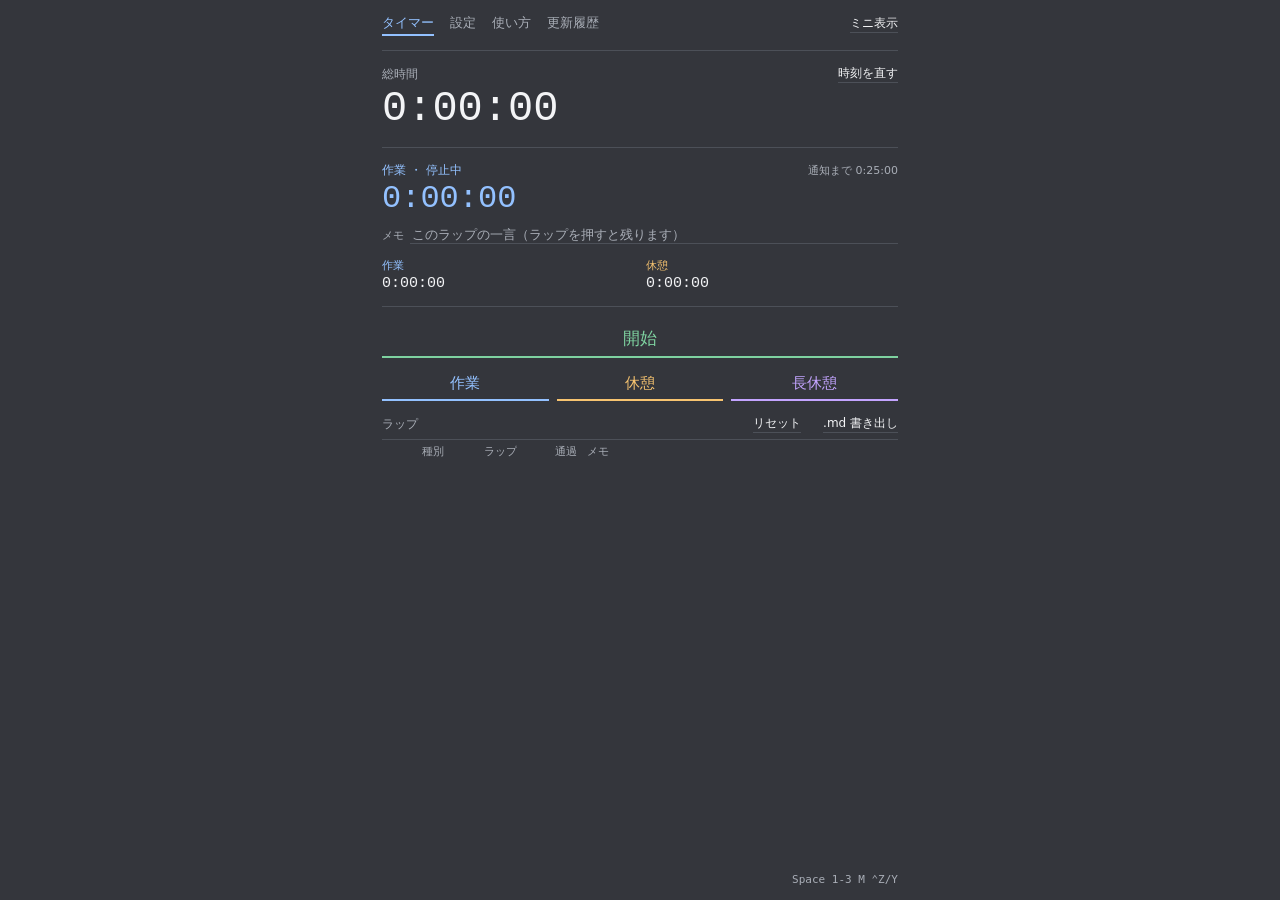
<file: index.html>
<!DOCTYPE html>
<html lang="ja">
<head>
<meta charset="utf-8">
<meta name="viewport" content="width=device-width, initial-scale=1, viewport-fit=cover">
<title>Hakadory</title>
<meta name="description" content="作業と休憩を区別して記録するストップウォッチ式のポモドーロタイマー">
<meta name="color-scheme" content="dark light">
<link rel="manifest" href="manifest.webmanifest">
<link rel="icon" href="icon-32.png" sizes="32x32">
<link rel="apple-touch-icon" href="icon-192.png">
<link rel="stylesheet" href="style.css">
</head>
<body>

<!-- 通常表示 ------------------------------------------------------------ -->
<div id="full">
  <div class="tabs">
    <button type="button" class="choice is-selected" data-tab="timer">タイマー</button>
    <button type="button" class="choice" data-tab="settings">設定</button>
    <button type="button" class="choice" data-tab="help">使い方</button>
    <button type="button" class="choice" data-tab="log">更新履歴</button>
    <!-- ミニ表示への切り替えは右上。小窓を出せないブラウザで画面の中に
         縮めるときは、「通常表示」がここに重なるよう app.js が寄せる -->
    <button type="button" class="text" id="compact">ミニ表示</button>
  </div>
  <hr class="rule">

  <!-- タイマータブ -->
  <section id="page-timer" class="page">
    <div class="block">
      <div class="row">
        <p class="caption">総時間</p>
        <!-- 押し忘れ・止め忘れを直す入口。総時間そのものを動かすのでここに置く -->
        <button type="button" class="text" id="span-edit">時刻を直す</button>
      </div>
      <p id="total" class="clock clock-total">0:00:00</p>
    </div>

    <hr class="rule">

    <div class="block">
      <div class="row">
        <p id="lap-title" class="caption tinted tappable" role="button" tabindex="0" title="押すと種別を直せます">作業 ・ 停止中</p>
        <p id="alert-hint" class="caption caption-small"></p>
      </div>
      <p id="lap" class="clock clock-lap tinted">0:00:00</p>
      <!-- 進行中のラップに添えるメモ。次のラップを押した時点でそのラップへ移る -->
      <div class="lap-note">
        <label class="caption caption-small" for="lap-note">メモ</label>
        <input class="field field-note" id="lap-note" placeholder="このラップの一言（ラップを押すと残ります）">
      </div>

    </div>

    <!-- 合計はボタンをいくつ足しても「作業」「休憩」の 2 列のまま（どちらに足すかはボタンごと） -->
    <div class="block sums">
      <div>
        <p id="sum-work-head" class="caption caption-small tinted">作業</p>
        <p id="sum-work" class="clock clock-sum">0:00:00</p>
      </div>
      <div>
        <p id="sum-break-head" class="caption caption-small tinted">休憩</p>
        <p id="sum-break" class="clock clock-sum">0:00:00</p>
      </div>
    </div>

    <hr class="rule">

    <div class="block">
      <button type="button" id="start" class="action action-start action-wide">開始</button>
      <!-- ラップのボタンは設定タブで増減・改名できるので、app.js が組み立てる -->
      <div class="lap-buttons" id="lap-buttons"></div>
    </div>

    <div class="block block-list">
      <div class="row">
        <p class="caption">ラップ</p>
        <span>
          <button type="button" class="text" id="reset">リセット</button>
          <button type="button" class="text" id="export">.md 書き出し</button>
        </span>
      </div>
      <div class="list-wrap">
        <table class="laps">
          <thead>
            <tr><th class="col-no"></th><th class="col-type">種別</th><th class="col-num">ラップ</th><th class="col-num">通過</th><th class="col-note">メモ</th></tr>
          </thead>
          <tbody id="lap-rows"></tbody>
        </table>
      </div>
    </div>

    <div class="block foot">
      <span class="keys" id="key-hint">Space  1-3  M  ⌃Z/Y</span>
    </div>
  </section>

  <!-- 設定タブ -->
  <section id="page-settings" class="page" hidden>
    <div class="block">
      <div class="row">
        <span>
          <button type="button" class="toggle" id="alert-enabled">通知音</button>
          <span class="caption caption-small pad-left">ラップ開始から</span>
        </span>
        <button type="button" class="text" id="preview">試聴</button>
      </div>
      <!-- 分はボタンごとなので、ボタンの数だけ app.js が並べる -->
      <div class="minutes" id="minutes"></div>
      <div class="repeat">
        <button type="button" class="toggle" id="alert-repeat">繰り返す</button>
        <input class="field" id="min-repeat" inputmode="numeric" size="3">
        <span class="caption caption-small">分ごとに鳴らす</span>
      </div>
      <div class="sounds">
        <span class="caption caption-small">音</span>
        <span id="sound-choices"></span>
      </div>
      <div class="volume">
        <span class="caption caption-small">音量</span>
        <input type="range" class="slider" id="volume" min="0" max="100" step="5" aria-label="通知音の音量">
        <span id="volume-value" class="caption caption-small"></span>
      </div>
      <div class="sound-file">
        <button type="button" class="text" id="sound-pick">音声ファイルを選ぶ</button>
        <button type="button" class="text" id="sound-clear" hidden>読み込んだ音を外す</button>
        <input type="file" id="sound-file" accept="audio/*" hidden>
      </div>
    </div>

    <hr class="rule">

    <!-- ラップのボタンとプロファイル。中身は app.js が組み立てる -->
    <div class="block">
      <div class="row">
        <span class="caption">プロファイル</span>
        <span class="caption caption-small">ボタンの並びと通知までの分をひとまとめにします</span>
      </div>
      <div class="profiles" id="profiles"></div>
      <div class="profile-tools">
        <button type="button" class="text" id="profile-add">追加</button>
        <button type="button" class="text" id="profile-copy">現在を複製</button>
        <button type="button" class="text" id="profile-rename">名前を変更</button>
        <button type="button" class="text" id="profile-remove">削除</button>
      </div>

      <div class="row types-head">
        <span class="caption">ボタン</span>
        <span class="caption caption-small" id="type-count"></span>
      </div>
      <div id="type-rows"></div>
      <button type="button" class="text" id="type-add">＋ ボタンを追加</button>
      <p class="note">消したボタンで記録したラップは、名前と色を保ったまま一覧と <code class="help-code">.md</code> に残ります。通知までの分は上の「通知音」で決めます。</p>
    </div>

    <hr class="rule">

    <div class="block">
      <div class="row">
        <span>
          <button type="button" class="toggle" id="auto-start-enabled">自動開始</button>
          <input class="field field-time" id="auto-start-time" size="5">
          <span class="caption caption-small">に作業を開始</span>
        </span>
        <span id="auto-start-hint" class="caption caption-small"></span>
      </div>
      <div class="row row-tight">
        <span>
          <button type="button" class="toggle" id="auto-end-enabled">自動終了</button>
          <input class="field field-time" id="auto-end-time" size="5">
          <span class="caption caption-small">に一時停止</span>
        </span>
        <span id="auto-end-hint" class="caption caption-small"></span>
      </div>
      <div class="days">
        <span class="caption caption-small">曜日</span>
        <span id="days"></span>
      </div>
    </div>

    <hr class="rule">

    <div class="block">
      <div class="row">
        <p class="caption">書き出し先</p>
        <span>
          <button type="button" class="text" id="export-dir-pick">選ぶ</button>
          <button type="button" class="text" id="export-dir-clear" hidden>解除</button>
        </span>
      </div>
      <p class="note" id="export-dir-hint">（書き出すたびにダウンロードします）</p>
    </div>

    <div class="block">
      <div class="row row-left">
        <button type="button" class="toggle" id="keep-awake">画面を消さない</button>
        <span id="keep-awake-hint" class="caption caption-small"></span>
      </div>
      <div class="theme">
        <span class="caption caption-small">配色</span>
        <button type="button" class="choice is-selected" data-theme="standard">標準</button>
        <button type="button" class="choice" data-theme="dark">ダーク</button>
        <button type="button" class="choice" data-theme="light">ライト</button>
      </div>
      <p class="note">設定と記録はこのブラウザの中だけに保存されます。サーバーへは何も送信しません。</p>
      <!-- 報告先（app.js の FEEDBACK_URL）が空の間は隠れる -->
      <p class="note" data-feedback-area hidden>要望・不具合は<a class="link" data-feedback target="_blank" rel="noopener">報告フォーム</a>へ。別のタブで開きます。</p>
    </div>
  </section>

  <!-- 使い方タブ -->
  <section id="page-help" class="page" hidden>
    <div class="help">
      <div class="block">
        <p class="caption">これは何か</p>
        <p class="help-text">作業と休憩を分けて測る、ストップウォッチ式のポモドーロタイマーです。</p>
        <ul class="help-list">
          <li>測りかた
            <ul class="help-list">
              <li>カウントアップ。設定した時間で知らせますが、<strong>計測は止まりません</strong></li>
              <li>区切るのは自分。乗っていれば続け、疲れたら鳴る前に休憩へ</li>
            </ul>
          </li>
          <li>記録
            <ul class="help-list">
              <li>ラップごとに種別を持たせ、種別ごとの合計と割合をその場で出します</li>
              <li>種別のボタンは設定タブで増やせます（名前・色も変えられます）</li>
            </ul>
          </li>
          <li>持ち出し
            <ul class="help-list">
              <li><code class="help-code">.md</code> に書き出せます。設定タブの「書き出し先」でフォルダを決めておくと、ダウンロードではなくそこへ直接保存します（Chrome / Edge のみ）</li>
              <li>ブラウザの中の記録はリセットや履歴の削除で消えます。残したい日は書き出してください</li>
            </ul>
          </li>
        </ul>
      </div>

      <hr class="rule">

      <div class="block">
        <p class="caption">はじめかた</p>
        <ol class="help-list">
          <li>「開始」で作業ラップが始まります。</li>
          <li>「休憩」「作業」で切り替え。押した時点で前のラップが確定します。</li>
          <li>数えたくない時間は「一時停止」で止めます。</li>
          <li>終わったら「.md 書き出し」、そして「リセット」。</li>
          <li>押し間違いは <kbd class="help-code">Ctrl</kbd> + <kbd class="help-code">Z</kbd>。あとから気づいたぶんは<a class="link" href="#help-lap-fix">ラップの手直し</a>へ。</li>
        </ol>
      </div>

      <hr class="rule">

      <div class="block">
        <p class="caption">ボタンとプロファイル（設定タブ）</p>
        <p class="help-text">ラップのボタンは設定タブの「ボタン」で増やせます。「会議」「雑務」のように、自分の区切りに合わせて足してください。作業・休憩・長休憩も同じ扱いです。</p>
        <dl class="help-terms">
          <dt>名前</dt>
          <dd>ボタンと <code class="help-code">.md</code> に出る名前。5 文字まで。</dd>
          <dt>色</dt>
          <dd>6 色から選択。配色を変えても同じ色味で出ます。</dd>
          <dt>集計</dt>
          <dd>「作業」「休憩」のどちらに足すか。画面の合計と <code class="help-code">.md</code> がこれで決まります。</dd>
          <dt>↑ ↓ ・ 削除</dt>
          <dd>並び順と削除。単キーの <kbd class="help-code">1</kbd>〜<kbd class="help-code">6</kbd> はこの順です。</dd>
        </dl>
        <ul class="help-list">
          <li>ボタンは <b>6 つまで</b>。通知までの分はボタンごとです。</li>
          <li><b>消しても記録済みのラップは残ります。</b>名前と色を保ったまま一覧と <code class="help-code">.md</code> に出ます。</li>
        </ul>
        <p class="help-text"><b>プロファイル</b>は、ボタンの並びと通知までの分をひとまとめにしたものです（名前は 8 文字まで）。「仕事」「勉強」のように切り替えられます。</p>
        <ul class="help-list">
          <li><b>切り替えても、測っている時間とラップは残ります。</b></li>
          <li>音・音量・配色・自動開始は共通で、プロファイルには含みません。</li>
          <li>ボタンもプロファイルも、最後の 1 つは消せません。</li>
        </ul>
      </div>

      <hr class="rule">

      <div class="block">
        <p class="caption">ラップのメモ</p>
        <p class="help-text">大きい時計の下の「メモ」は、次のラップを押した時点でそのラップに残ります。</p>
        <ul class="help-list">
          <li>確定したラップのメモは、一覧の行を押して直せます。</li>
          <li>結合すると、両方のメモを「 / 」でつなぎます。</li>
          <li>一覧の「メモ」列と <code class="help-code">.md</code> の表に入ります。</li>
        </ul>
      </div>

      <hr class="rule">

      <div class="block" id="help-lap-fix">
        <p class="caption">ラップの手直し</p>
        <p class="help-text">押し間違いは、一覧の行を押すと開く画面で直します。総時間は減らず、時間は結合した相手に移るだけです。</p>
        <dl class="help-terms">
          <dt>種別を変える</dt>
          <dd>長さはそのまま、種別だけ差し替えます。</dd>
          <dt>前のラップと結合</dt>
          <dd>1 つ上に畳みます。種別と開始時刻は前のものになります。</dd>
          <dt>次のラップと結合</dt>
          <dd>1 つ下に畳みます。押し直しでできた短いラップは、これで消せます。</dd>
          <dt>◯分 で分ける</dt>
          <dd>1 本を 2 本に分けます。切り替えを押し忘れて 2 本ぶんの長さになったラップ用です。前半と残りの長さがボタンに出ます。</dd>
        </dl>
        <ul class="help-list">
          <li>進行中のラップは、大きい時計の上の見出しを押すと同じ画面が開きます。ラップを切らずに種別を直せます。</li>
        </ul>
      </div>

      <hr class="rule">

      <div class="block">
        <p class="caption">計測の時刻を直す</p>
        <p class="help-text">「開始」の押し忘れ・止め忘れは、総時間の右の「時刻を直す」で直します。</p>
        <ul class="help-list">
          <li>開始を早めた分は<b>先頭のラップ</b>が、終了を延ばした分は<b>進行中のラップ</b>が伸びます。確定したラップは動きません。</li>
          <li>結合や分割と違い、<b>総時間そのものが変わります</b>。そのためリセットと同じで元に戻せません（時刻は打ち直せば直ります）。</li>
          <li>計測中は終わりが動き続けるので、終了は一時停止してから直します。</li>
          <li>打つのは時と分だけ。日付はいちばん近い日を選ぶので、日をまたいだ計測でもそのまま打てます。</li>
        </ul>
      </div>

      <hr class="rule">

      <div class="block">
        <p class="caption">元に戻す・やり直す</p>
        <p class="help-text">ラップ操作は <kbd class="help-code">Ctrl</kbd> + <kbd class="help-code">Z</kbd> で順に取り消せます。手直しの画面にもボタンがあります。</p>
        <ul class="help-list">
          <li>確定・種別の変更・結合・メモのどれでも、遡って何度でも戻せます。</li>
          <li>戻しても計測は止まらず、総時間も変わりません。</li>
          <li><b>「リセット」と「時刻を直す」だけは戻せません。</b>消す前に <code class="help-code">.md</code> に書き出してください。</li>
        </ul>
      </div>

      <hr class="rule">

      <div class="block">
        <p class="caption">画面の見かた</p>
        <dl class="help-terms">
          <dt>総時間</dt>
          <dd>一時停止を除いた、計測の合計。</dd>
          <dt>大きい時計</dt>
          <dd>進行中のラップの経過。見出しの色と文字で、種別と計測中かが分かります。</dd>
          <dt>作業／休憩</dt>
          <dd>集計する側ごとの合計。進行中の分も含みます。</dd>
          <dt>ラップ一覧</dt>
          <dd>「ラップ」はそのラップの長さ、「通過」は計測開始からの積算。</dd>
          <dt>メモ</dt>
          <dd>進行中のラップに添える一言。</dd>
        </dl>
      </div>

      <hr class="rule">

      <div class="block">
        <p class="caption">キー操作</p>
        <dl class="help-keys">
          <dt>Space</dt><dd>開始／一時停止</dd>
          <dt>1 〜 6</dt><dd>その並び順のラップに切り替える（ボタンの数だけ）</dd>
          <dt>W / B / L</dt><dd>作業／休憩／長休憩に切り替える（そのボタンが残っている間）</dd>
          <dt>M</dt><dd>ミニ表示にする</dd>
          <dt>Ctrl + Z</dt><dd>直前のラップ操作を元に戻す</dd>
          <dt>Ctrl + Y</dt><dd>戻した操作をやり直す（Ctrl + Shift + Z も同じ）</dd>
        </dl>
        <p class="help-note">入力欄にカーソルがある間と、この画面を選んでいないときは効きません。</p>
      </div>

      <hr class="rule">

      <div class="block">
        <p class="caption">通知音（設定タブ）</p>
        <ul class="help-list">
          <li>ラップの開始から指定した分で鳴ります。分はボタンごと。空欄や 0 なら鳴りません。</li>
          <li>「繰り返す」を入れると、その後も一定の間隔で鳴り続けます。</li>
          <li>手持ちの音（mp3 など）も使えます。5MB まで、20 秒で止まります。読み込んだ音はこのブラウザに残ります。</li>
          <li>ページを一度も操作していないと、ブラウザが音を出せません（「開始」を押していれば足ります）。</li>
          <li>裏のタブでも時刻どおりに鳴ります。iPhone / iPad の Safari だけは、表に戻したときに 1 回鳴ります。</li>
        </ul>
      </div>

      <hr class="rule">

      <div class="block">
        <p class="caption">自動開始・自動終了（設定タブ）</p>
        <ul class="help-list">
          <li>選んだ曜日の指定時刻に、作業ラップの開始／一時停止を行います。</li>
          <li>使うのは、集計が「作業」側のいちばん左のボタンです。</li>
          <li>曜日は自動開始と自動終了で共通。1 つも選んでいないと働きません。</li>
          <li>このページを開いている間だけ働きます。</li>
        </ul>
      </div>

      <hr class="rule">

      <div class="block">
        <p class="caption">ミニ表示</p>
        <ul class="help-list">
          <li>右上の「ミニ表示」または <kbd class="help-code">M</kbd> で切り替わります。Chrome / Edge では他のウィンドウの手前に出る小窓になります。</li>
          <li>小窓からも開始・一時停止と種別の切り替えができます。</li>
          <li>小窓を出せないブラウザでは、代わりに画面の中で縮小します。</li>
        </ul>
      </div>

      <hr class="rule">

      <div class="block">
        <p class="caption">記録の保持</p>
        <ul class="help-list">
          <li>計測状態とラップを 15 秒ごとにこのブラウザへ保存し、次に開いたときに復元します。</li>
          <li>計測中にタブを閉じると、<b>閉じている間も計測は進んでいたものとして加算します</b>。区切りたいときは先に一時停止してください。</li>
          <li>経過時間は開始時刻との差で出すので、タブが裏に回ってもずれません。</li>
        </ul>
      </div>

      <hr class="rule">

      <div class="block">
        <p class="caption">保存先とプライバシー</p>
        <ul class="help-list">
          <li><b>記録も設定もこのブラウザの中だけに残ります。</b>サーバーへは何も送りません。</li>
          <li>読み込んだ通知音だけは、大きさの都合で同じブラウザの IndexedDB に置きます。</li>
          <li>ブラウザのデータ削除で消えます。長く残したい記録は <code class="help-code">.md</code> に書き出してください。</li>
          <li>共用の PC では使わないか、使い終わったら「リセット」してサイトデータも消してください。</li>
        </ul>
      </div>

      <!-- 報告先（app.js の FEEDBACK_URL）が空の間は、区切り線ごと隠れる -->
      <div data-feedback-area hidden>
        <hr class="rule">

        <div class="block">
          <p class="caption">要望・不具合の報告</p>
          <p class="help-text">こうしてほしい、ここが動かない、という話は<a class="link" data-feedback target="_blank" rel="noopener">報告フォーム</a>から送れます。アカウントは要りません。</p>
          <p class="help-text">動かないときは、端末とブラウザ（例: iPhone の Safari）と、どう操作したら起きたかを添えてください。</p>
          <p class="help-note">送られるのはフォームに書いた内容だけです。記録や設定が自動で送られることはありません。</p>
        </div>
      </div>
    </div>
  </section>

  <!-- 更新履歴タブ -->
  <!--
    新しい版を足すときは、いちばん上の <div class="block log-entry"> を丸ごと複製し、
    版・日付・項目を書き換えてください。新しいものほど上に置きます。
    項目の頭に <span class="log-tag tag-add">追加</span> のような印を付けられます。
    印の種類は tag-add（追加）・tag-fix（修正）・tag-change（変更）の 3 つです。
  -->
  <section id="page-log" class="page" hidden>
    <div class="help">
      <div class="block log-entry">
        <div class="log-head">
          <p class="log-version">v1.7</p>
          <time class="log-date caption caption-small" datetime="2026-09-09">2026-09-09</time>
        </div>
        <ul class="log-list">
          <li><span class="log-tag tag-add">追加</span>確定したラップを、1 分・2 分といった切りのいい時間で 2 本に分けられるようにしました。手直しの画面から、前半と残りの長さを見て選べます。</li>
          <li><span class="log-tag tag-add">追加</span>総時間の右に「時刻を直す」を足しました。「開始」の押し忘れや止め忘れを、開始・終了の時刻を打ち直して直せます。ラップの結合や分割と違って総時間そのものが変わるため、リセットと同じで元には戻せません。</li>
          <li><span class="log-tag tag-add">追加</span>設定タブに「書き出し先」を足しました。フォルダを決めておくと、ダウンロードではなくそこへ直接保存します。同じ名前があるときは末尾に -2、-3 と足すので上書きしません。フォルダを選べないブラウザでは、今までどおりダウンロードになります。</li>
        </ul>
      </div>

      <hr class="rule">

      <div class="block log-entry">
        <div class="log-head">
          <p class="log-version">v1.6</p>
          <time class="log-date caption caption-small" datetime="2026-08-31">2026-08-31</time>
        </div>
        <ul class="log-list">
          <li><span class="log-tag tag-change">変更</span>「ミニ表示」を画面の下からタブの右端へ移しました。設定や使い方を見ている間も切り替えられます。</li>
        </ul>
      </div>

      <hr class="rule">

      <div class="block log-entry">
        <div class="log-head">
          <p class="log-version">v1.5</p>
          <time class="log-date caption caption-small" datetime="2026-08-13">2026-08-13</time>
        </div>
        <ul class="log-list">
          <li><span class="log-tag tag-add">追加</span>ラップのボタンを設定タブで編集できるようにしました。6 つまで増やせて、名前・色・集計する側・通知までの分をボタンごとに決められます。</li>
          <li><span class="log-tag tag-add">追加</span>ボタンの並びと通知までの分をまとめた「プロファイル」を追加しました。「仕事」「勉強」のように作り分けて切り替えられます。切り替えても記録は残ります。</li>
          <li><span class="log-tag tag-add">追加</span>単キーの <kbd class="help-code">1</kbd>〜<kbd class="help-code">6</kbd> でも、並び順のラップに切り替えられるようにしました。<kbd class="help-code">W</kbd> / <kbd class="help-code">B</kbd> / <kbd class="help-code">L</kbd> も残しています。</li>
          <li><span class="log-tag tag-change">変更</span>作業・休憩・長休憩も、他のボタンと同じように名前や色を変えられるようにしました。</li>
          <li><span class="log-tag tag-change">変更</span>ラップのボタンが 1 行に 1 つ・2 つしかないときは、その行いっぱいまで広がるようにしました。</li>
          <li><span class="log-tag tag-change">変更</span><code class="help-code">.md</code> の集計を、ボタン 1 つずつの行と「作業計」「休憩計」に分けました。</li>
        </ul>
      </div>

      <hr class="rule">

      <div class="block log-entry">
        <div class="log-head">
          <p class="log-version">v1.4</p>
          <time class="log-date caption caption-small" datetime="2026-08-10">2026-08-10</time>
        </div>
        <ul class="log-list">
          <li><span class="log-tag tag-add">追加</span>ラップごとにメモを残せるようにしました。大きい時計の下の「メモ」に書くと、次のラップを押した時点でそのラップに残ります。</li>
          <li><span class="log-tag tag-add">追加</span>確定したラップのメモを、一覧の行を押して開く画面から編集できるようにしました。<kbd class="help-code">Ctrl</kbd> + <kbd class="help-code">Z</kbd> で元に戻せます。</li>
          <li><span class="log-tag tag-change">変更</span>ラップ一覧に「メモ」列を足し、<code class="help-code">.md</code> 書き出しの表にもメモを入れるようにしました。</li>
        </ul>
      </div>

      <hr class="rule">

      <div class="block log-entry">
        <div class="log-head">
          <p class="log-version">v1.3</p>
          <time class="log-date caption caption-small" datetime="2026-08-10">2026-08-10</time>
        </div>
        <ul class="log-list">
          <li><span class="log-tag tag-add">追加</span>要望・不具合の報告フォームへのリンクを、「使い方」タブと「設定」タブに置きました。アカウントは要りません。</li>
        </ul>
      </div>

      <hr class="rule">

      <div class="block log-entry">
        <div class="log-head">
          <p class="log-version">v1.2</p>
          <time class="log-date caption caption-small" datetime="2026-08-09">2026-08-09</time>
        </div>
        <ul class="log-list">
          <li><span class="log-tag tag-add">追加</span>確定したラップを手直しできるようにしました。一覧の行を押すと、種別の変更と、前後のラップとの結合ができます。</li>
          <li><span class="log-tag tag-add">追加</span><kbd class="help-code">Ctrl</kbd> + <kbd class="help-code">Z</kbd> で元に戻せるようにしました。ラップの確定・種別の変更・結合のどれでも、遡って何度でも戻せます。</li>
          <li><span class="log-tag tag-add">追加</span><kbd class="help-code">Ctrl</kbd> + <kbd class="help-code">Y</kbd>（<kbd class="help-code">Ctrl</kbd> + <kbd class="help-code">Shift</kbd> + <kbd class="help-code">Z</kbd> も同じ）でやり直せるようにしました。手直しの画面にもボタンを置いています。</li>
          <li><span class="log-tag tag-add">追加</span>進行中のラップの種別を、見出しを押してラップを切らずに直せるようにしました。</li>
          <li><span class="log-tag tag-change">変更</span>「通過」と種別ごとの合計を、そのつどラップから数え直すようにしました。手直ししても積算がずれません。</li>
        </ul>
      </div>

      <hr class="rule">

      <div class="block log-entry">
        <div class="log-head">
          <p class="log-version">v1.1</p>
          <time class="log-date caption caption-small" datetime="2026-08-08">2026-08-08</time>
        </div>
        <ul class="log-list">
          <li><span class="log-tag tag-add">追加</span>「使い方」タブを設けました。</li>
          <li><span class="log-tag tag-add">追加</span>「更新履歴」タブを設けました。</li>
          <li><span class="log-tag tag-fix">修正</span>他のタブを見ている間、通知音が時刻どおりに鳴らなかったのを直しました。</li>
          <li><span class="log-tag tag-change">変更</span>時間の表示から小数点以下をなくし、秒までにしました。.md 書き出しの割合も整数にしています。</li>
        </ul>
      </div>

      <hr class="rule">

      <div class="block log-entry">
        <div class="log-head">
          <p class="log-version">v1.0</p>
          <time class="log-date caption caption-small" datetime="2026-08-08">2026-08-08</time>
        </div>
        <ul class="log-list">
          <li><span class="log-tag tag-add">追加</span>最初の公開。作業・休憩・長休憩を区別して測るストップウォッチ。</li>
          <li><span class="log-tag tag-add">追加</span>種別ごとの合計、ラップ一覧、<code class="help-code">.md</code> 書き出し。</li>
          <li><span class="log-tag tag-add">追加</span>通知音（種別ごとの分・繰り返し・音の選択・音量・音声ファイルの読み込み）。</li>
          <li><span class="log-tag tag-add">追加</span>曜日と時刻を決めての自動開始・自動終了。</li>
          <li><span class="log-tag tag-add">追加</span>ミニ表示（ピクチャーインピクチャー）、配色の切り替え、キー操作。</li>
        </ul>
      </div>

      <hr class="rule">

      <p class="help-note">日付は年-月-日です。版の番号は、目立つ機能が増えたときに小数点の左を、細かい直しのときは右を上げています。</p>
    </div>
  </section>
</div>

<!-- ミニ表示（ピクチャーインピクチャー、または画面内） -------------------- -->
<div id="mini" hidden>
  <div class="mini-head">
    <span id="mini-total" class="clock">0:00:00</span>
    <span class="mini-right">
      <span id="mini-hint" class="caption caption-small"></span>
      <button type="button" class="text" id="mini-back">通常表示</button>
    </span>
  </div>
  <div class="mini-body">
    <span id="mini-lap" class="clock tinted">0:00:00</span>
    <span id="mini-type" class="caption caption-small tinted">作業</span>
  </div>
  <!-- 「開始」も同じ行に置き、ラップのボタンは app.js が後ろに並べる -->
  <div class="mini-keys" id="mini-keys">
    <button type="button" id="mini-start" class="action action-start">開始</button>
  </div>
</div>

<!-- ラップの手直し（一覧の行、または進行中の見出しを押すと開く） ---------- -->
<div id="lap-sheet" class="sheet" hidden>
  <div class="sheet-back" id="lap-sheet-back"></div>
  <div class="sheet-body" role="dialog" aria-modal="true" aria-labelledby="lap-sheet-title">
    <p id="lap-sheet-title" class="caption tinted">1 本目 ・ 作業</p>
    <p class="sheet-note">種別を変える</p>
    <div class="lap-buttons" id="sheet-types"></div>
    <!-- 確定したラップのメモ。進行中のラップは大きい時計の下で書くので、そのときは隠す -->
    <div id="note-row">
      <p class="sheet-note">メモ</p>
      <div class="sheet-field">
        <input class="field field-note" id="note-edit" placeholder="このラップの一言">
        <button type="button" class="text" id="note-save">保存</button>
      </div>
    </div>
    <!-- 分ける位置は切りのいい時間だけ。app.js がそのラップに収まるものを並べる -->
    <p class="sheet-note" id="split-note">切りのいい時間で 2 本に分ける（総時間は変わりません）</p>
    <div class="sheet-merge" id="split-points"></div>
    <p class="sheet-note" id="merge-note">隣のラップと結合する（総時間は変わりません）</p>
    <div class="sheet-merge">
      <button type="button" class="text" id="merge-prev">前のラップと結合</button>
      <button type="button" class="text" id="merge-next">次のラップと結合</button>
    </div>
    <div class="sheet-foot">
      <span class="sheet-history">
        <button type="button" class="text" id="undo">元に戻す</button>
        <button type="button" class="text" id="redo">やり直す</button>
      </span>
      <button type="button" class="text" id="lap-sheet-close">閉じる</button>
    </div>
  </div>
</div>

<!-- 計測の始まり・終わりを直す ------------------------------------------ -->
<div id="span-sheet" class="sheet" hidden>
  <div class="sheet-back" id="span-sheet-back"></div>
  <div class="sheet-body" role="dialog" aria-modal="true" aria-labelledby="span-sheet-title">
    <p id="span-sheet-title" class="caption tinted">時刻を直す</p>
    <p class="sheet-note">「開始」の押し忘れ・止め忘れを直します。総時間はここで変えた分だけ増減します。</p>
    <div class="span-row">
      <label class="caption caption-small" for="span-start">開始</label>
      <input class="field field-time" id="span-start" inputmode="numeric" placeholder="9:00">
      <label class="caption caption-small" for="span-end">終了</label>
      <input class="field field-time" id="span-end" inputmode="numeric" placeholder="18:00">
    </div>
    <p class="help-note" id="span-hint"></p>
    <div class="sheet-foot">
      <button type="button" class="text" id="span-cancel">取消</button>
      <button type="button" class="text" id="span-save">直す</button>
    </div>
  </div>
</div>

<div id="toast" role="status" aria-live="polite" hidden></div>

<script src="app.js"></script>
</body>
</html>
</file>
<file: style.css>
/* Hakadory (web) - 面や枠は使わず、余白と 1px の直線だけで区切る */

/* ボタンの色は 6 色の見本（--blue 〜 --cyan）から選ぶ。実際の色は配色ごとに
 * 持ち、選択中・入力中などを示す色は --accent に固定する（ボタンの色を
 * 変えても UI の色が動かないよう切り離す）。 */
:root,
:root[data-theme="standard"] {
  --bg: #34363c;
  --hover: #404349;
  --fg: #f3f4f6;
  --dim: #a9aeb7;
  --line: #4c5058;
  --start: #7ed2a0;
  --pause: #ef978a;
  --blue: #93c1ff;
  --amber: #f7c470;
  --purple: #c3a4ff;
  --green: #a5d97a;
  --pink: #f7a4c2;
  --cyan: #7fd0e6;
  --accent: var(--blue);
}

:root[data-theme="dark"] {
  --bg: #0b0c0e;
  --hover: #191b20;
  --fg: #ffffff;
  --dim: #8b909b;
  --line: #2c2f37;
  --start: #7ad9a0;
  --pause: #f09c8e;
  --blue: #96c2ff;
  --amber: #ffc673;
  --purple: #c6a6ff;
  --green: #a9de7d;
  --pink: #ffa9c6;
  --cyan: #83d6ec;
}

:root[data-theme="light"] {
  --bg: #f5f6f8;
  --hover: #e6e8ed;
  --fg: #1b1d22;
  --dim: #666c78;
  --line: #d3d7de;
  --start: #2b8f5d;
  --pause: #c1503f;
  --blue: #2a6bce;
  --amber: #a56a12;
  --purple: #6f47c7;
  --green: #4b7a17;
  --pink: #b23a6b;
  --cyan: #10697e;
}

* { box-sizing: border-box; }

/* display を持つ要素にも hidden を効かせる */
[hidden] { display: none !important; }

html, body {
  height: 100%;
  margin: 0;
}

body {
  background: var(--bg);
  color: var(--fg);
  font-family: "Meiryo UI", "Yu Gothic UI", "Hiragino Sans", system-ui, sans-serif;
  font-size: 14px;
  -webkit-text-size-adjust: 100%;
  overflow-x: hidden;
}

.clock {
  font-family: "Cascadia Mono", Consolas, "SF Mono", "Courier New", monospace;
  font-variant-numeric: tabular-nums;
  margin: 0;
  white-space: nowrap;
}

/* ------------------------------------------------------------------ 通常表示 */

#full {
  display: flex;
  flex-direction: column;
  min-height: 100%;
  max-width: 560px;
  margin: 0 auto;
  padding: 0 22px env(safe-area-inset-bottom);
}

.page {
  display: flex;
  flex: 1;
  flex-direction: column;
  min-height: 0;
}

.block { padding-top: 14px; }

.block-list {
  display: flex;
  flex: 1;
  flex-direction: column;
  min-height: 120px;
}

.rule {
  height: 1px;
  margin: 14px 0 0;
  border: 0;
  background: var(--line);
}

.tabs {
  display: flex;
  align-items: baseline;
  gap: 16px;
  padding-top: 14px;
}

/* 「ミニ表示」はタブの右端。画面の中で縮小したときの「通常表示」は、
 * ここに重なるよう app.js が位置を決める */
.tabs #compact { margin-left: auto; }

.row {
  display: flex;
  align-items: center;
  justify-content: space-between;
  gap: 12px;
}

.row-tight { padding-top: 6px; }
.row-left { justify-content: flex-start; gap: 18px; }
.row span { display: inline-flex; align-items: center; gap: 6px; }

.caption {
  margin: 0;
  color: var(--dim);
  font-size: 12px;
}

.caption-small { font-size: 11px; }
.pad-left { margin-left: 8px; }

/* ボタンの色を流し込む先。色ごとのクラスを 6 つ置く代わりに、JS が --tint へ
 * 見本の色（var(--blue) など）を入れる。淡色の .caption より後ろに置いて、
 * 種別の色が勝つようにしてある（見出しは何のラップかを示す色にする）。 */
.tinted { color: var(--tint, var(--fg)); }

.clock-total { font-size: 42px; line-height: 1.15; padding-top: 2px; }
.clock-lap { font-size: 32px; line-height: 1.15; padding-top: 2px; }
.clock-sum { font-size: 15px; padding-top: 2px; }

.sums {
  display: grid;
  grid-template-columns: 1fr 1fr;
  gap: 12px;
}

/* 通知に気づけるよう数回点滅させる（通知音が鳴っている間ずっと続く回数） */
.flash { animation: flash 0.32s steps(1) 6; }
@keyframes flash { 50% { color: var(--fg); } }

@media (prefers-reduced-motion: reduce) {
  .flash { animation: none; }
}

/* ------------------------------------------------------------------ 押せる箇所 */

button {
  margin: 0;
  padding: 0;
  border: 0;
  background: none;
  color: inherit;
  font: inherit;
  cursor: pointer;
}

button:focus-visible,
a:focus-visible,
.field:focus-visible {
  outline: 2px solid currentColor;
  outline-offset: 2px;
}

/* 主要な操作: 色付きの文字 + 太い下線 */
.action {
  padding: 6px 0;
  border-bottom: 2px solid currentColor;
  font-size: 15px;
  text-align: center;
  width: 100%;
}

.action-wide { font-size: 17px; }
.action-start { color: var(--start); }
.action-pause { color: var(--pause); }
.action:hover { background: var(--hover); }

/* ラップのボタンは 1 行 3 つ。その行が 1 つ・2 つで終わるときに右を空けたまま
 * にしないよう、列は 3 ではなく 6 で刻み、行の個数に応じて span で占めさせる
 * （6 は 1・2・3 のどれでも割り切れる）。span は app.js が入れる。 */
.lap-buttons {
  display: grid;
  grid-template-columns: repeat(6, 1fr);
  gap: 8px;
  padding-top: 10px;
}

/* 補助的な操作: 通常の文字色 + 細い下線 */
.text {
  border-bottom: 1px solid var(--line);
  color: var(--fg);
  font-size: 12px;
}

.text + .text { margin-left: 16px; }
.text:hover { color: var(--accent); border-bottom-color: currentColor; }

/* 外部リンク: 補助的な操作（.text）と同じ見た目にそろえる（文字の大きさは周りに合わせる） */
.link {
  border-bottom: 1px solid var(--line);
  color: var(--fg);
  text-decoration: none;
}

.link:hover { color: var(--accent); border-bottom-color: currentColor; }

/* 切替: ●（有効）／○（無効）の印 + 下線 */
.toggle {
  border-bottom: 1px solid var(--line);
  font-size: 12px;
}

.toggle::before { content: "○ "; }
.toggle[aria-pressed="true"] { color: var(--accent); }
.toggle[aria-pressed="true"]::before { content: "● "; }
.toggle:hover { border-bottom-color: currentColor; }

/* 選択: 選択中のものだけ色付きの下線 */
.choice {
  border-bottom: 2px solid transparent;
  color: var(--dim);
  font-size: 13px;
  padding-bottom: 2px;
}

.choice.is-selected { color: var(--accent); border-bottom-color: var(--accent); }
.choice:hover { color: var(--fg); }

.field {
  width: 3.4em;
  padding: 1px 2px;
  border: 0;
  border-bottom: 1px solid var(--line);
  background: none;
  color: var(--fg);
  font-family: inherit;
  font-size: 13px;
  text-align: right;
}

.field-time { width: 4.4em; text-align: center; }
.field:focus { border-bottom-color: var(--accent); }

/* メモは長さが決まらないので、余った幅をぜんぶ使う */
.field-note { flex: 1; width: auto; min-width: 0; text-align: left; }
.field-note::placeholder { color: var(--dim); }

/* 進行中のラップに添えるメモ（大きい時計の下） */
.lap-note {
  display: flex;
  align-items: center;
  gap: 6px;
  padding-top: 8px;
}

/* ------------------------------------------------------------------ ラップ一覧 */

.list-wrap {
  flex: 1;
  min-height: 0;
  overflow-y: auto;
  border-top: 1px solid var(--line);
  margin-top: 6px;
}

.laps {
  width: 100%;
  /* 時間の列は幅を決め、余りをメモ列に回す（長いメモで表が伸びないように） */
  table-layout: fixed;
  border-collapse: collapse;
  font-family: "Cascadia Mono", Consolas, "SF Mono", "Courier New", monospace;
  font-variant-numeric: tabular-nums;
  font-size: 13px;
}

.laps th {
  position: sticky;
  top: 0;
  background: var(--bg);
  color: var(--dim);
  font-family: "Meiryo UI", system-ui, sans-serif;
  font-size: 11px;
  font-weight: normal;
  padding: 4px 0;
}

.laps td { padding: 4px 0; }
.laps tr:hover td { background: var(--hover); }
.col-no { width: 2.4em; }
.col-type { width: 4.5em; text-align: center; }
.col-num { width: 5.4em; text-align: right; }
.col-note { text-align: left; }
.laps td.col-no { text-align: right; color: var(--dim); }
.laps td.col-type {
  text-align: center;
  /* 種別は日本語。等幅は日本語の字を持たないので本文の書体で出す */
  font-family: "Meiryo UI", "Yu Gothic UI", "Hiragino Sans", system-ui, sans-serif;
}
.laps td.col-num { text-align: right; }

/* メモも種別と同じく日本語なので本文の書体。入りきらない分は末尾を省く
 * （全文は行にカーソルを載せると出る）。時間の列と地続きに見えないよう頭を空ける */
.laps th.col-note { padding-left: 10px; }

.laps td.col-note {
  padding-left: 10px;
  font-family: "Meiryo UI", "Yu Gothic UI", "Hiragino Sans", system-ui, sans-serif;
  overflow: hidden;
  text-overflow: ellipsis;
  white-space: nowrap;
}

/* ------------------------------------------------------------------ 設定タブ */

.minutes {
  display: grid;
  grid-template-columns: repeat(3, 1fr);
  gap: 8px;
  padding-top: 8px;
}

.minutes > span,
.repeat,
.days,
.sounds,
.volume,
.sound-file,
.theme {
  display: flex;
  align-items: center;
  gap: 6px;
}

.repeat, .days, .sounds, .volume { padding-top: 8px; }
.theme { padding-top: 14px; gap: 10px; }
.days #days { display: flex; gap: 12px; margin-left: 4px; }

.sounds #sound-choices { display: flex; flex-wrap: wrap; gap: 12px; margin-left: 4px; }
.sound-file { padding-top: 10px; gap: 16px; }

.slider {
  width: 140px;
  margin-left: 4px;
  accent-color: var(--accent);
}

#volume-value { min-width: 3em; } /* 数字の桁でつまみが動かないように */

/* 読み込んだ音声はファイル名を出すので、長いときは切る */
.sounds .choice {
  max-width: 11em;
  overflow: hidden;
  text-overflow: ellipsis;
  white-space: nowrap;
}

.day {
  border-bottom: 1px solid transparent;
  color: var(--dim);
  font-size: 12px;
}

.day.is-on { color: var(--accent); border-bottom-color: var(--accent); }
.day:hover { color: var(--fg); }

.note {
  margin: 14px 0 0;
  color: var(--dim);
  font-size: 11px;
  line-height: 1.6;
}

/* ------------------------------------------- ボタンとプロファイル（設定タブ） */

.profiles,
.profile-tools {
  display: flex;
  flex-wrap: wrap;
  align-items: center;
  gap: 8px 16px;
  padding-top: 8px;
}

.profiles .choice {
  max-width: 9em;
  overflow: hidden;
  text-overflow: ellipsis;
  white-space: nowrap;
}

.types-head { padding-top: 16px; }

/* 1 ボタン = 1 行。狭い画面では名前の下に色・集計・並べ替えが折り返す */
.type-row {
  display: flex;
  flex-wrap: wrap;
  align-items: center;
  gap: 6px 14px;
  padding: 8px 0;
  border-bottom: 1px solid var(--line);
}

.type-row .field-label { width: 5.4em; text-align: left; }
.type-row .groups,
.type-row .swatches,
.type-row .type-tools { display: inline-flex; align-items: center; gap: 6px; }
.type-row .type-tools { margin-left: auto; gap: 14px; }
.type-row .text + .text { margin-left: 0; }

/* 色の見本。選んでいるものだけ下線を引く（押せる箇所には下線を付ける決まり） */
.swatch {
  padding: 0 1px;
  border-bottom: 2px solid transparent;
  color: var(--tint, var(--fg));
  font-size: 13px;
  line-height: 1.2;
}

.swatch.is-selected { border-bottom-color: currentColor; }
.swatch:hover { border-bottom-color: currentColor; }

#type-add { display: inline-block; margin-top: 12px; }

/* ------------------------------------------------------------------ 使い方タブ */

/* 長いので、タブの見出しを残したまま中身だけを送る */
.help {
  flex: 1;
  min-height: 0;
  overflow-y: auto;
  padding-bottom: 14px;
}

.help-text {
  margin: 6px 0 0;
  font-size: 13px;
  line-height: 1.75;
}

.help-list {
  margin: 6px 0 0;
  padding-left: 1.3em;
  font-size: 13px;
  line-height: 1.75;
}

.help-list li + li { margin-top: 5px; }

/* 入れ子の箇条書き。見出しの行と中身を近づけて、段の差を出す */
.help-list .help-list { margin-top: 4px; }

.help-terms,
.help-keys {
  display: grid;
  margin: 8px 0 0;
  font-size: 13px;
  line-height: 1.7;
}

.help-terms { gap: 8px; }
.help-keys { grid-template-columns: auto 1fr; gap: 4px 16px; align-items: baseline; }

.help-terms dt { color: var(--accent); }
.help-terms dd { margin: 0; }

.help-keys dt {
  color: var(--accent);
}

.help-keys dd { margin: 0; }

.help-code {
  font-family: "Cascadia Mono", Consolas, "SF Mono", "Courier New", monospace;
  font-size: 12px;
}

.help-note {
  margin: 8px 0 0;
  color: var(--dim);
  font-size: 11px;
  line-height: 1.6;
}

/* ---------------------------------------------------------------- 更新履歴タブ */

.log-head {
  display: flex;
  align-items: baseline;
  gap: 10px;
}

.log-version {
  margin: 0;
  color: var(--accent);
  font-family: "Cascadia Mono", Consolas, "SF Mono", "Courier New", monospace;
  font-size: 14px;
}

.log-date { font-variant-numeric: tabular-nums; }

.log-list {
  margin: 6px 0 0;
  padding: 0;
  list-style: none;
  font-size: 13px;
  line-height: 1.75;
}

/* 2 行目以降を本文の頭にそろえる（ぶら下げ）。flex で並べると、文中の
 * <kbd> や <code> がそれぞれ別の項目になって行の折り返しが崩れる */
.log-list li {
  padding-left: 3.3em;  /* 印の幅（3.9em × 11px）と同じ幅を空ける */
  text-indent: -3.3em;
}

.log-list li + li { margin-top: 5px; }

/* 印の幅をそろえて、本文の頭を縦に並べる */
.log-tag {
  display: inline-block;
  width: 3.9em;   /* 印の左右に空きを持たせ、本文の頭をそろえる */
  text-indent: 0; /* ぶら下げ（親の負の字下げ）は受け継がない */
  color: var(--dim);
  font-size: 11px;
  line-height: inherit;
  text-align: center;
}

.tag-add { color: var(--start); }
.tag-fix { color: var(--pause); }
.tag-change { color: var(--amber); }

.foot {
  display: flex;
  align-items: center;
  justify-content: flex-end;
  padding-bottom: 14px;
}

.keys {
  color: var(--dim);
  font-family: "Cascadia Mono", Consolas, monospace;
  font-size: 11px;
}

/* ------------------------------------------------------------------ ミニ表示 */

#mini {
  background: var(--bg);
  padding: 6px 10px;
  min-width: 260px;
  user-select: none;
}

.mini-head,
.mini-body {
  display: flex;
  align-items: center;
  justify-content: space-between;
  gap: 8px;
}

.mini-body { justify-content: flex-start; gap: 6px; padding-top: 2px; }
.mini-right { display: inline-flex; align-items: center; gap: 8px; }
#mini-total { font-size: 16px; }
#mini-lap { font-size: 23px; }

.mini-keys {
  display: grid;
  grid-template-columns: repeat(4, 1fr);
  gap: 6px;
  padding-top: 6px;
}

.mini-keys .action { font-size: 12px; padding: 3px 0; }

/* ピクチャーインピクチャー側のウィンドウ */
body.pip {
  overflow: hidden;
  display: block;
}

body.pip #mini { padding: 5px 10px; }

/* 画面内ミニ表示（ピクチャーインピクチャー非対応のとき）。
 * 左上は app.js が決める（「通常表示」が「ミニ表示」を押した場所に来るよう
 * 寄せる）。決める前でも画面の左上に出るよう、既定値を入れておく */
body.inline-mini { display: block; }
body.inline-mini #full { display: none; }
body.inline-mini #mini { position: fixed; top: 0; left: 0; }

/* ------------------------------------------------------------------ 通知 */

/* ------------------------------------------------- ラップの手直しシート */

/* 一覧の行と進行中の見出しは押せる（押し間違いを直す入口） */
.tappable { cursor: pointer; }
.tappable:hover { border-bottom: 1px solid currentColor; }
.laps tbody tr { cursor: pointer; }
.laps tbody tr:focus-visible { outline: 1px solid var(--fg); outline-offset: -1px; }

.sheet {
  position: fixed;
  inset: 0;
  display: flex;
  align-items: flex-end;
  justify-content: center;
}

.sheet[hidden] { display: none; }

.sheet-back {
  position: absolute;
  inset: 0;
  background: rgb(0 0 0 / 45%);
}

.sheet-body {
  position: relative;
  width: 100%;
  max-width: 560px;
  max-height: 80vh;
  overflow-y: auto;
  padding: 16px 18px calc(18px + env(safe-area-inset-bottom));
  border-top: 1px solid var(--line);
  background: var(--bg);
}

.sheet-note {
  color: var(--dim);
  font-size: 11px;
  padding-top: 14px;
}

/* シートの中のメモ入力欄（確定したラップを直すとき） */
.sheet-field {
  display: flex;
  align-items: center;
  gap: 16px;
  padding-top: 8px;
}

/* 「時刻を直す」の 2 つの入力欄。狭い画面では折り返す */
.span-row {
  display: flex;
  flex-wrap: wrap;
  align-items: center;
  gap: 8px 16px;
  padding-top: 8px;
}

.sheet-merge {
  display: flex;
  flex-direction: column;
  align-items: flex-start;
  gap: 10px;
  padding-top: 8px;
}

.sheet-merge .text + .text { margin-left: 0; }
.sheet-merge .text[hidden] { display: none; }

.sheet-foot {
  display: flex;
  justify-content: space-between;
  align-items: center;
  gap: 16px;
  padding-top: 18px;
}

.sheet-history .text:disabled {
  color: var(--dim);
  border-bottom-color: transparent;
  cursor: default;
}

.sheet .action:disabled {
  color: var(--dim);
  cursor: default;
}

#toast {
  position: fixed;
  left: 50%;
  bottom: 24px;
  transform: translateX(-50%);
  max-width: min(90vw, 420px);
  padding: 10px 16px;
  border: 1px solid var(--line);
  background: var(--hover);
  color: var(--fg);
  font-size: 12px;
  line-height: 1.6;
  white-space: pre-wrap;
}

/* ------------------------------------------------------------------ 狭い画面 */

@media (max-width: 380px) {
  .clock-total { font-size: 34px; }
  .clock-lap { font-size: 26px; }
  #full { padding: 0 16px env(safe-area-inset-bottom); }
}
</file>
